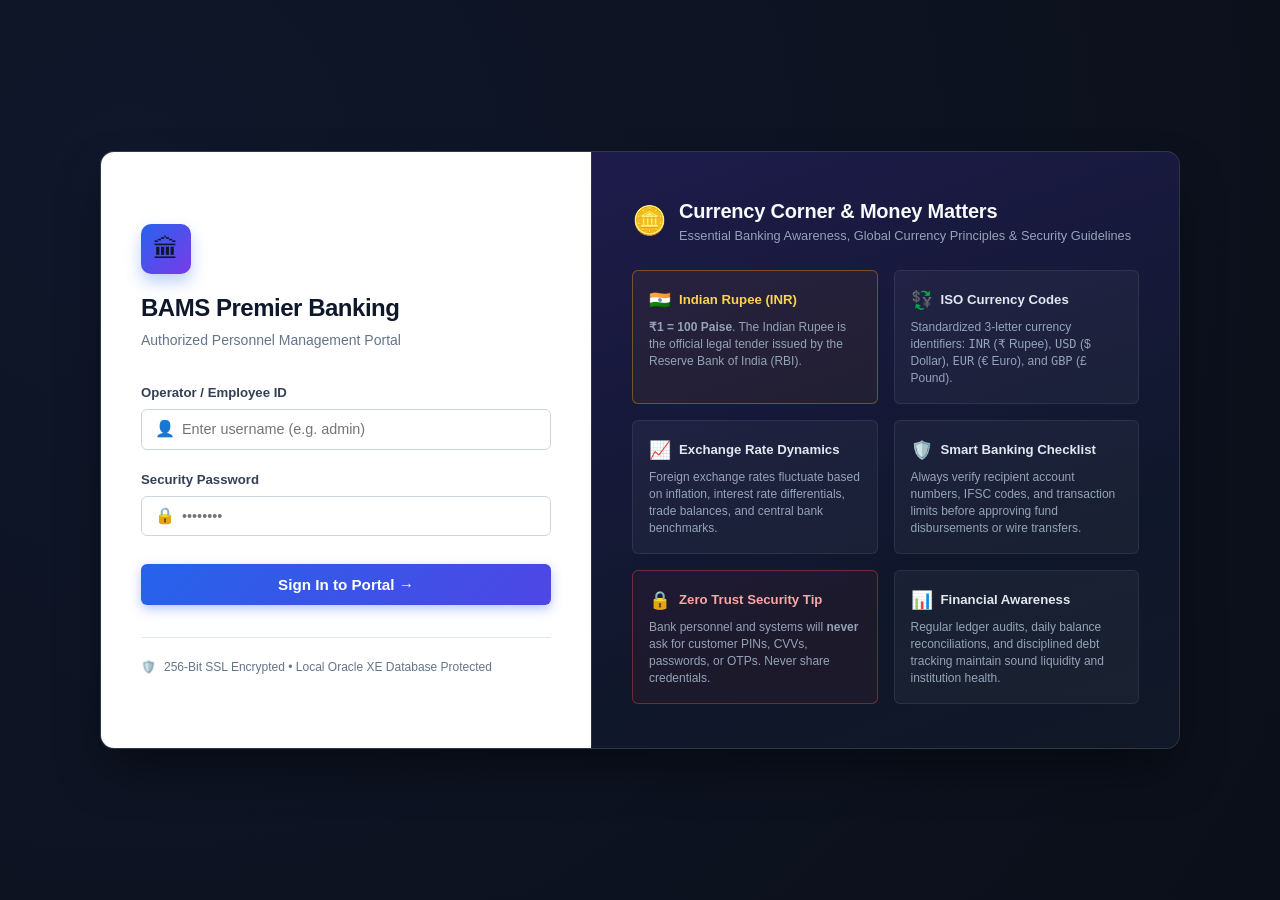
<file: frontend/login.html>
<!DOCTYPE html>
<html lang="en">
<head>
    <meta charset="UTF-8">
    <meta name="viewport" content="width=device-width, initial-scale=1.0">
    <title>Bank Account Management System - Secure Portal Sign In</title>
    <link rel="stylesheet" href="css/main.css">
    <link rel="stylesheet" href="css/components.css">
    <link rel="stylesheet" href="css/pages.css">
</head>
<body class="login-body">
    <div class="login-wrapper">
        <!-- Left Panel: Authentication Form -->
        <div class="login-form-panel">
            <div class="login-brand-header">
                <div class="login-brand-emblem">🏛</div>
                <h2>BAMS Premier Banking</h2>
                <p>Authorized Personnel Management Portal</p>
            </div>

            <!-- Server & Session Message Alerts -->
            <div id="login-error" class="error-message" style="display: none;"></div>
            <div id="login-success" class="success-message" style="display: none;"></div>

            <!-- Login Form (Spring Security Form Login) -->
            <form id="login-form" action="/login" method="POST">
                <input type="hidden" name="_csrf" value="{{CSRF_TOKEN}}">
                
                <div class="login-form-group">
                    <label for="username">Operator / Employee ID</label>
                    <div class="login-input-wrap">
                        <span class="input-icon">👤</span>
                        <input type="text" id="username" name="username" required autocomplete="username" 
                            placeholder="Enter username (e.g. admin)">
                    </div>
                </div>

                <div class="login-form-group">
                    <label for="password">Security Password</label>
                    <div class="login-input-wrap">
                        <span class="input-icon">🔒</span>
                        <input type="password" id="password" name="password" required autocomplete="current-password" 
                            placeholder="••••••••">
                    </div>
                </div>

                <button type="submit" class="btn-login-submit">
                    Sign In to Portal →
                </button>
            </form>

            <div class="login-security-tag">
                <span>🛡️</span>
                <span>256-Bit SSL Encrypted • Local Oracle XE Database Protected</span>
            </div>
        </div>

        <!-- Right Panel: Currency Corner & Money Matters Awareness -->
        <div class="currency-corner-panel">
            <div class="currency-corner-header">
                <span class="corner-icon">🪙</span>
                <div>
                    <h3>Currency Corner & Money Matters</h3>
                    <p>Essential Banking Awareness, Global Currency Principles & Security Guidelines</p>
                </div>
            </div>

            <div class="currency-cards-grid">
                <!-- Card 1: Indian Rupee -->
                <div class="currency-card highlight">
                    <div class="currency-card-top">
                        <span class="badge-emblem">🇮🇳</span>
                        <h4>Indian Rupee (INR)</h4>
                    </div>
                    <p><strong>&#8377;1 = 100 Paise</strong>. The Indian Rupee is the official legal tender issued by the Reserve Bank of India (RBI).</p>
                </div>

                <!-- Card 2: Currency Codes -->
                <div class="currency-card">
                    <div class="currency-card-top">
                        <span class="badge-emblem">💱</span>
                        <h4>ISO Currency Codes</h4>
                    </div>
                    <p>Standardized 3-letter currency identifiers: <code>INR</code> (₹ Rupee), <code>USD</code> ($ Dollar), <code>EUR</code> (€ Euro), and <code>GBP</code> (£ Pound).</p>
                </div>

                <!-- Card 3: Exchange Rates -->
                <div class="currency-card">
                    <div class="currency-card-top">
                        <span class="badge-emblem">📈</span>
                        <h4>Exchange Rate Dynamics</h4>
                    </div>
                    <p>Foreign exchange rates fluctuate based on inflation, interest rate differentials, trade balances, and central bank benchmarks.</p>
                </div>

                <!-- Card 4: Smart Banking -->
                <div class="currency-card">
                    <div class="currency-card-top">
                        <span class="badge-emblem">🛡️</span>
                        <h4>Smart Banking Checklist</h4>
                    </div>
                    <p>Always verify recipient account numbers, IFSC codes, and transaction limits before approving fund disbursements or wire transfers.</p>
                </div>

                <!-- Card 5: Critical Security Tip -->
                <div class="currency-card security">
                    <div class="currency-card-top">
                        <span class="badge-emblem">🔒</span>
                        <h4>Zero Trust Security Tip</h4>
                    </div>
                    <p>Bank personnel and systems will <strong>never</strong> ask for customer PINs, CVVs, passwords, or OTPs. Never share credentials.</p>
                </div>

                <!-- Card 6: Financial Awareness -->
                <div class="currency-card">
                    <div class="currency-card-top">
                        <span class="badge-emblem">📊</span>
                        <h4>Financial Awareness</h4>
                    </div>
                    <p>Regular ledger audits, daily balance reconciliations, and disciplined debt tracking maintain sound liquidity and institution health.</p>
                </div>
            </div>
        </div>
    </div>

    <script src="js/auth.js"></script>
</body>
</html>
</file>
<file: frontend/css/main.css>
/* css/main.css - Premium Colourful Design System */
:root {
    /* Brand Navy & Indigo */
    --primary: #0F172A;
    --primary-dark: #0B0F19;
    --primary-light: #1E293B;
    --primary-surface: #F8FAFC;
    
    /* Vibrant Royal Blue & Indigo Gradients */
    --accent: #2563EB;
    --accent-hover: #1D4ED8;
    --accent-light: #3B82F6;
    --accent-subtle: #EFF6FF;
    
    /* Rich Purple / Violet Accents */
    --purple: #7C3AED;
    --purple-light: #8B5CF6;
    --purple-subtle: #F5F3FF;
    
    /* Teal & Emerald Accents */
    --success: #10B981;
    --success-hover: #059669;
    --success-subtle: #ECFDF5;
    --teal: #0D9488;
    --teal-light: #14B8A6;
    --teal-subtle: #F0FDFA;
    
    /* Warm Gold & Amber Highlights */
    --warning: #F59E0B;
    --warning-dark: #D97706;
    --warning-subtle: #FFFBEB;
    
    /* Danger & Rose */
    --danger: #EF4444;
    --danger-hover: #DC2626;
    --danger-subtle: #FEF2F2;

    /* Base Surfaces */
    --bg: #F1F5F9;
    --bg-alt: #E2E8F0;
    --card-bg: #FFFFFF;
    --card-border: rgba(226, 232, 240, 0.9);
    
    /* Text Hierarchy */
    --text: #0F172A;
    --text-muted: #64748B;
    --text-light: #94A3B8;
    --border: #E2E8F0;
    
    /* Modern Elevation & Glows */
    --shadow-sm: 0 1px 3px rgba(0, 0, 0, 0.06), 0 1px 2px rgba(0, 0, 0, 0.04);
    --shadow: 0 4px 6px -1px rgba(0, 0, 0, 0.07), 0 2px 4px -2px rgba(0, 0, 0, 0.05);
    --shadow-md: 0 10px 15px -3px rgba(0, 0, 0, 0.08), 0 4px 6px -4px rgba(0, 0, 0, 0.04);
    --shadow-lg: 0 20px 25px -5px rgba(0, 0, 0, 0.1), 0 8px 10px -6px rgba(0, 0, 0, 0.05);
    --shadow-glow-blue: 0 0 20px rgba(37, 99, 235, 0.25);
    --shadow-glow-purple: 0 0 20px rgba(124, 58, 237, 0.25);
    
    --radius-sm: 6px;
    --radius: 10px;
    --radius-lg: 14px;
    --radius-full: 9999px;
}

* {
    box-sizing: border-box;
    margin: 0;
    padding: 0;
}

body {
    font-family: -apple-system, BlinkMacSystemFont, 'Segoe UI', Roboto, 'Helvetica Neue', Arial, sans-serif;
    background-color: var(--bg);
    color: var(--text);
    line-height: 1.5;
    -webkit-font-smoothing: antialiased;
    -moz-osx-font-smoothing: grayscale;
}

html {
    scroll-behavior: smooth;
}

a {
    color: var(--accent);
    text-decoration: none;
    transition: color 0.15s ease;
}

a:hover {
    color: var(--accent-hover);
    text-decoration: none;
}

/* Typography Utilities */
.page-title {
    font-size: 1.5rem;
    font-weight: 700;
    color: var(--primary);
    letter-spacing: -0.02em;
}

.text-center { text-align: center; }
.text-right { text-align: right; }
.text-success { color: var(--success) !important; }
.text-danger { color: var(--danger) !important; }
.text-warning { color: var(--warning-dark) !important; }
.text-accent { color: var(--accent) !important; }
.text-purple { color: var(--purple) !important; }
.text-muted { color: var(--text-muted); }
.text-light { color: var(--text-light); }
.text-xs { font-size: 0.75rem; }
.text-sm { font-size: 0.875rem; }
.font-medium { font-weight: 500; }
.font-semibold { font-weight: 600; }
.font-bold { font-weight: 700; }
.font-mono { font-family: ui-monospace, SFMono-Regular, Menlo, Monaco, Consolas, monospace; }

/* Spacing Utilities */
.mt-1 { margin-top: 0.5rem; }
.mt-2 { margin-top: 1rem; }
.mt-3 { margin-top: 1.5rem; }
.mb-1 { margin-bottom: 0.5rem; }
.mb-2 { margin-bottom: 1rem; }
.mb-3 { margin-bottom: 1.5rem; }
.pl-4 { padding-left: 1rem; }

/* Flex & Layout Utilities */
.d-flex { display: flex; }
.flex-column { display: flex; flex-direction: column; }
.justify-between { justify-content: space-between; }
.align-center { align-items: center; }
.gap-1 { gap: 0.5rem; }
.gap-2 { gap: 1rem; }
.hidden { display: none !important; }
.text-truncate {
    overflow: hidden;
    text-overflow: ellipsis;
    white-space: nowrap;
    max-width: 200px;
}
</file>
<file: frontend/css/components.css>
/* css/components.css - Premium Component System */

/* Buttons */
.btn {
    display: inline-flex;
    align-items: center;
    justify-content: center;
    gap: 0.4rem;
    padding: 0.55rem 1.15rem;
    border-radius: var(--radius-sm);
    font-weight: 600;
    cursor: pointer;
    border: 1px solid transparent;
    transition: all 0.2s cubic-bezier(0.4, 0, 0.2, 1);
    font-size: 0.875rem;
    line-height: 1.25;
}

.btn:active {
    transform: scale(0.98);
}

.btn-primary { 
    background: linear-gradient(135deg, #2563EB 0%, #1D4ED8 100%);
    color: white;
    box-shadow: 0 2px 8px rgba(37, 99, 235, 0.35);
}
.btn-primary:hover { 
    background: linear-gradient(135deg, #3B82F6 0%, #2563EB 100%);
    box-shadow: 0 4px 12px rgba(37, 99, 235, 0.45);
    color: white;
}

.btn-success { 
    background: linear-gradient(135deg, #10B981 0%, #059669 100%);
    color: white;
    box-shadow: 0 2px 8px rgba(16, 185, 129, 0.3);
}
.btn-success:hover { 
    background: linear-gradient(135deg, #34D399 0%, #10B981 100%);
    color: white;
}

.btn-danger { 
    background: linear-gradient(135deg, #EF4444 0%, #DC2626 100%);
    color: white;
    box-shadow: 0 2px 8px rgba(239, 68, 68, 0.3);
}
.btn-danger:hover { 
    background: linear-gradient(135deg, #F87171 0%, #EF4444 100%);
    color: white;
}

.btn-outline { 
    background: #FFFFFF;
    border-color: var(--border);
    color: var(--text);
    box-shadow: var(--shadow-sm);
}
.btn-outline:hover { 
    background: var(--bg);
    border-color: #CBD5E1;
    color: var(--primary);
}

.btn-sm { 
    padding: 0.35rem 0.75rem;
    font-size: 0.785rem;
}

.btn-full { width: 100%; }

/* Cards & Surfaces */
.card {
    background-color: var(--card-bg);
    border-radius: var(--radius);
    border: 1px solid var(--card-border);
    box-shadow: var(--shadow);
    padding: 1.5rem;
    margin-bottom: 1.5rem;
    position: relative;
    transition: box-shadow 0.2s ease;
}

.card-premium {
    box-shadow: var(--shadow-md);
    background: #FFFFFF;
}

/* Stat Cards & Gradient Variants */
.dashboard-stats-grid {
    display: grid;
    grid-template-columns: repeat(auto-fit, minmax(230px, 1fr));
    gap: 1.25rem;
    margin-bottom: 1.5rem;
}

.stat-card {
    background: #FFFFFF;
    border-radius: var(--radius);
    padding: 1.25rem;
    border: 1px solid var(--border);
    box-shadow: var(--shadow-sm);
    display: flex;
    align-items: flex-start;
    gap: 1rem;
    position: relative;
    overflow: hidden;
    transition: transform 0.2s ease, box-shadow 0.2s ease;
}

.stat-card:hover {
    transform: translateY(-2px);
    box-shadow: var(--shadow-md);
}

.stat-card-icon {
    width: 46px;
    height: 46px;
    border-radius: var(--radius-sm);
    display: flex;
    align-items: center;
    justify-content: center;
    font-size: 1.4rem;
    flex-shrink: 0;
}

.stat-card.gradient-blue .stat-card-icon {
    background: linear-gradient(135deg, #DBEAFE 0%, #BFDBFE 100%);
    color: #1D4ED8;
}
.stat-card.gradient-purple .stat-card-icon {
    background: linear-gradient(135deg, #F3E8FF 0%, #E9D5FF 100%);
    color: #7E22CE;
}
.stat-card.gradient-teal .stat-card-icon {
    background: linear-gradient(135deg, #CCFBF1 0%, #99F6E4 100%);
    color: #0F766E;
}
.stat-card.gradient-gold .stat-card-icon {
    background: linear-gradient(135deg, #FEF3C7 0%, #FDE68A 100%);
    color: #B45309;
}

.stat-card-title {
    font-size: 0.8rem;
    font-weight: 600;
    color: var(--text-muted);
    text-transform: uppercase;
    letter-spacing: 0.04em;
}

.stat-card-value {
    font-size: 1.85rem;
    font-weight: 800;
    color: var(--primary);
    line-height: 1.2;
    margin-top: 0.2rem;
    font-feature-settings: "tnum";
}

.stat-card-sub {
    font-size: 0.75rem;
    color: var(--text-light);
    margin-top: 0.25rem;
}

/* Financial Liquidity Grid */
.financial-summary-grid {
    display: grid;
    grid-template-columns: repeat(auto-fit, minmax(280px, 1fr));
    gap: 1.25rem;
}

.finance-card {
    background: #FFFFFF;
    border-radius: var(--radius);
    padding: 1.35rem;
    border: 1px solid var(--border);
    box-shadow: var(--shadow-sm);
    position: relative;
}

.finance-header {
    display: flex;
    justify-content: space-between;
    align-items: center;
    margin-bottom: 0.75rem;
}

.finance-badge {
    font-size: 0.75rem;
    font-weight: 700;
    text-transform: uppercase;
    padding: 0.2rem 0.6rem;
    border-radius: var(--radius-full);
}

.finance-badge.in {
    background: var(--success-subtle);
    color: var(--success-hover);
}

.finance-badge.out {
    background: var(--danger-subtle);
    color: var(--danger-hover);
}

.finance-badge.loan {
    background: var(--purple-subtle);
    color: var(--purple);
}

.finance-symbol {
    font-size: 1.25rem;
}

.finance-amount {
    font-size: 1.75rem;
    font-weight: 800;
    color: var(--primary);
    font-family: ui-monospace, SFMono-Regular, Menlo, monospace;
}

.finance-footer {
    font-size: 0.75rem;
    color: var(--text-muted);
    margin-top: 0.35rem;
}

/* Modern Tables */
.table-responsive {
    overflow-x: auto;
    width: 100%;
}

.table-modern {
    width: 100%;
    border-collapse: separate;
    border-spacing: 0;
    text-align: left;
    font-size: 0.875rem;
}

.table-modern th {
    background: var(--bg);
    color: #475569;
    font-weight: 700;
    font-size: 0.75rem;
    text-transform: uppercase;
    letter-spacing: 0.05em;
    padding: 0.85rem 1rem;
    border-bottom: 2px solid var(--border);
    position: sticky;
    top: 0;
    z-index: 10;
}

.table-modern td {
    padding: 0.85rem 1rem;
    border-bottom: 1px solid #F1F5F9;
    color: var(--text);
    vertical-align: middle;
}

.table-modern tbody tr {
    transition: background-color 0.15s ease;
}

.table-modern tbody tr:hover {
    background-color: #F8FAFC;
}

/* Badges & Status Pills */
.badge {
    display: inline-flex;
    align-items: center;
    padding: 0.25rem 0.65rem;
    border-radius: var(--radius-full);
    font-size: 0.72rem;
    font-weight: 700;
    letter-spacing: 0.03em;
    text-transform: uppercase;
    line-height: 1;
}

.badge-success { background: #DCFCE7; color: #166534; }
.badge-warning { background: #FEF3C7; color: #92400E; }
.badge-danger { background: #FEE2E2; color: #991B1B; }
.badge-purple { background: #F3E8FF; color: #6B21A8; }
.badge-accent { background: #DBEAFE; color: #1E40AF; }
.badge-neutral { background: #F1F5F9; color: #475569; }
.badge-channel { background: #F1F5F9; color: #334155; font-size: 0.68rem; font-weight: 600; }

/* User Cell */
.user-cell {
    display: flex;
    align-items: center;
    gap: 0.65rem;
}

.user-avatar-sm {
    width: 30px;
    height: 30px;
    border-radius: 50%;
    background: linear-gradient(135deg, #2563EB 0%, #7C3AED 100%);
    color: white;
    font-size: 0.8rem;
    font-weight: 700;
    display: flex;
    align-items: center;
    justify-content: center;
    flex-shrink: 0;
}

/* Form Controls */
.form-group {
    margin-bottom: 1rem;
}

.form-group label {
    display: block;
    margin-bottom: 0.35rem;
    font-weight: 600;
    font-size: 0.825rem;
    color: #334155;
}

.required {
    color: var(--danger);
}

.form-control, input[type="text"], input[type="email"], input[type="tel"], 
input[type="number"], input[type="password"], input[type="date"], select, textarea {
    width: 100%;
    padding: 0.55rem 0.85rem;
    border: 1px solid #CBD5E1;
    border-radius: var(--radius-sm);
    font-family: inherit;
    font-size: 0.875rem;
    background-color: #FFFFFF;
    color: var(--text);
    transition: all 0.15s ease;
}

.form-control:focus, input:focus, select:focus, textarea:focus {
    outline: none;
    border-color: var(--accent);
    box-shadow: 0 0 0 3px rgba(37, 99, 235, 0.15);
}

.field-hint {
    display: block;
    font-size: 0.72rem;
    color: var(--text-light);
    margin-top: 0.25rem;
}

/* Modals */
.modal-overlay {
    position: fixed;
    top: 0;
    left: 0;
    right: 0;
    bottom: 0;
    background-color: rgba(15, 23, 42, 0.6);
    backdrop-filter: blur(6px);
    -webkit-backdrop-filter: blur(6px);
    display: flex;
    align-items: center;
    justify-content: center;
    z-index: 1000;
    padding: 1.5rem;
}

.modal {
    background: #FFFFFF;
    border-radius: var(--radius-lg);
    box-shadow: var(--shadow-lg);
    width: 100%;
    max-width: 600px;
    max-height: 90vh;
    display: flex;
    flex-direction: column;
    overflow: hidden;
    border: 1px solid var(--border);
    animation: modalSlide 0.2s cubic-bezier(0.4, 0, 0.2, 1);
}

@keyframes modalSlide {
    from { opacity: 0; transform: translateY(12px) scale(0.98); }
    to { opacity: 1; transform: translateY(0) scale(1); }
}

.modal-header {
    padding: 1.25rem 1.5rem;
    border-bottom: 1px solid var(--border);
    display: flex;
    justify-content: space-between;
    align-items: center;
    background: #F8FAFC;
}

.modal-header h3 {
    font-size: 1.1rem;
    font-weight: 700;
    color: var(--primary);
}

.modal-close {
    background: transparent;
    border: none;
    font-size: 1.25rem;
    cursor: pointer;
    color: var(--text-muted);
    border-radius: var(--radius-sm);
    padding: 0.2rem 0.4rem;
}
.modal-close:hover {
    color: var(--danger);
    background: var(--danger-subtle);
}

.modal-body {
    padding: 1.5rem;
    overflow-y: auto;
    flex: 1;
}

.modal-footer {
    padding: 1rem 1.5rem;
    border-top: 1px solid var(--border);
    display: flex;
    justify-content: flex-end;
    gap: 0.75rem;
    background: #F8FAFC;
}

.modal-form-grid {
    display: grid;
    grid-template-columns: 1fr 1fr;
    gap: 1rem;
}
@media (max-width: 600px) {
    .modal-form-grid { grid-template-columns: 1fr; }
}
.full-width { grid-column: 1 / -1; }

/* Alerts & Toasts */
.alert {
    padding: 0.85rem 1rem;
    border-radius: var(--radius-sm);
    font-size: 0.85rem;
    line-height: 1.4;
}
.alert-warning { background: var(--warning-subtle); color: #92400E; border: 1px solid #FDE68A; }
.alert-danger { background: var(--danger-subtle); color: #991B1B; border: 1px solid #FECACA; }
.alert-success { background: var(--success-subtle); color: #065F46; border: 1px solid #A7F3D0; }

.toast-container {
    position: fixed;
    bottom: 1.5rem;
    right: 1.5rem;
    z-index: 9999;
    display: flex;
    flex-direction: column;
    gap: 0.5rem;
}

.toast {
    min-width: 280px;
    padding: 0.85rem 1.15rem;
    border-radius: var(--radius-sm);
    color: white;
    font-size: 0.85rem;
    font-weight: 500;
    box-shadow: var(--shadow-lg);
    animation: toastPop 0.2s cubic-bezier(0.4, 0, 0.2, 1);
}
@keyframes toastPop {
    from { opacity: 0; transform: translateY(10px); }
    to { opacity: 1; transform: translateY(0); }
}

.toast-success { background: #059669; }
.toast-error { background: #DC2626; }
.toast-warning { background: #D97706; }
.toast-info { background: #2563EB; }

/* Empty & Loading States */
.empty-state {
    text-align: center;
    padding: 3.5rem 1.5rem;
    color: var(--text-muted);
}
.empty-icon {
    font-size: 2.75rem;
    display: block;
    margin-bottom: 0.75rem;
    opacity: 0.7;
}

.loading-state {
    text-align: center;
    padding: 3rem 1.5rem;
}

.spinner {
    border: 3px solid rgba(37, 99, 235, 0.15);
    border-top: 3px solid var(--accent);
    border-radius: 50%;
    width: 32px;
    height: 32px;
    animation: spin 0.8s linear infinite;
    margin: 0 auto;
}
@keyframes spin {
    0% { transform: rotate(0deg); }
    100% { transform: rotate(360deg); }
}
</file>
<file: frontend/css/pages.css>
/* css/pages.css - Dedicated Page Styles & Login Currency Corner */

/* ==========================================================================
   1. LOGIN PAGE & CURRENCY CORNER TWO-PANEL SYSTEM
   ========================================================================== */
.login-body {
    min-height: 100vh;
    display: flex;
    align-items: center;
    justify-content: center;
    background: radial-gradient(circle at 10% 20%, #0F172A 0%, #0B0F19 100%);
    padding: 1.5rem;
    font-family: -apple-system, BlinkMacSystemFont, 'Segoe UI', Roboto, sans-serif;
    color: #F8FAFC;
}

.login-wrapper {
    width: 100%;
    max-width: 1080px;
    background: rgba(30, 41, 59, 0.7);
    backdrop-filter: blur(16px);
    -webkit-backdrop-filter: blur(16px);
    border: 1px solid rgba(255, 255, 255, 0.1);
    border-radius: var(--radius-lg);
    box-shadow: 0 25px 50px -12px rgba(0, 0, 0, 0.5);
    display: grid;
    grid-template-columns: 1fr 1.2fr;
    overflow: hidden;
}

/* Left Login Form Panel */
.login-form-panel {
    padding: 3rem 2.5rem;
    display: flex;
    flex-direction: column;
    justify-content: center;
    background: #FFFFFF;
    color: var(--text);
}

.login-brand-header {
    margin-bottom: 2rem;
}

.login-brand-emblem {
    display: inline-flex;
    align-items: center;
    justify-content: center;
    width: 50px;
    height: 50px;
    border-radius: var(--radius);
    background: linear-gradient(135deg, #2563EB 0%, #7C3AED 100%);
    font-size: 1.6rem;
    margin-bottom: 1rem;
    box-shadow: 0 8px 16px rgba(37, 99, 235, 0.3);
}

.login-brand-header h2 {
    font-size: 1.5rem;
    font-weight: 800;
    color: var(--primary);
    letter-spacing: -0.02em;
}

.login-brand-header p {
    font-size: 0.875rem;
    color: var(--text-muted);
    margin-top: 0.25rem;
}

.login-form-group {
    margin-bottom: 1.25rem;
}

.login-form-group label {
    display: block;
    font-size: 0.825rem;
    font-weight: 600;
    color: #334155;
    margin-bottom: 0.4rem;
}

.login-input-wrap {
    position: relative;
    display: flex;
    align-items: center;
}

.login-input-wrap .input-icon {
    position: absolute;
    left: 0.85rem;
    color: #94A3B8;
    font-size: 1rem;
    pointer-events: none;
}

.login-input-wrap input {
    width: 100%;
    padding: 0.7rem 0.85rem 0.7rem 2.5rem;
    border: 1px solid #CBD5E1;
    border-radius: var(--radius-sm);
    font-size: 0.9rem;
    transition: all 0.2s;
}

.login-input-wrap input:focus {
    outline: none;
    border-color: var(--accent);
    box-shadow: 0 0 0 3px rgba(37, 99, 235, 0.2);
}

.btn-login-submit {
    width: 100%;
    padding: 0.75rem 1rem;
    background: linear-gradient(135deg, #2563EB 0%, #4F46E5 100%);
    color: white;
    font-weight: 600;
    font-size: 0.95rem;
    border: none;
    border-radius: var(--radius-sm);
    cursor: pointer;
    margin-top: 0.5rem;
    transition: all 0.2s;
    box-shadow: 0 4px 12px rgba(37, 99, 235, 0.35);
}

.btn-login-submit:hover {
    background: linear-gradient(135deg, #3B82F6 0%, #6366F1 100%);
    box-shadow: 0 6px 16px rgba(37, 99, 235, 0.45);
}

.login-security-tag {
    margin-top: 2rem;
    padding-top: 1.25rem;
    border-top: 1px solid #E2E8F0;
    display: flex;
    align-items: center;
    gap: 0.5rem;
    font-size: 0.75rem;
    color: #64748B;
}

/* Right Currency Corner Panel */
.currency-corner-panel {
    padding: 2.75rem 2.5rem;
    background: linear-gradient(160deg, #1E1B4B 0%, #0F172A 70%, #111827 100%);
    border-left: 1px solid rgba(255, 255, 255, 0.1);
    display: flex;
    flex-direction: column;
    justify-content: center;
}

.currency-corner-header {
    display: flex;
    align-items: center;
    gap: 0.75rem;
    margin-bottom: 1.5rem;
}

.currency-corner-header .corner-icon {
    font-size: 1.75rem;
}

.currency-corner-header h3 {
    font-size: 1.25rem;
    font-weight: 700;
    color: #F8FAFC;
    letter-spacing: -0.01em;
}

.currency-corner-header p {
    font-size: 0.8rem;
    color: #94A3B8;
}

.currency-cards-grid {
    display: grid;
    grid-template-columns: 1fr 1fr;
    gap: 1rem;
}

.currency-card {
    background: rgba(255, 255, 255, 0.04);
    border: 1px solid rgba(255, 255, 255, 0.08);
    border-radius: var(--radius-sm);
    padding: 1rem;
    transition: transform 0.2s, background-color 0.2s;
}

.currency-card:hover {
    background: rgba(255, 255, 255, 0.08);
    transform: translateY(-2px);
    border-color: rgba(255, 255, 255, 0.18);
}

.currency-card-top {
    display: flex;
    align-items: center;
    gap: 0.5rem;
    margin-bottom: 0.4rem;
}

.currency-card-top .badge-emblem {
    font-size: 1.1rem;
}

.currency-card-top h4 {
    font-size: 0.825rem;
    font-weight: 700;
    color: #E2E8F0;
}

.currency-card p {
    font-size: 0.75rem;
    color: #94A3B8;
    line-height: 1.4;
}

.currency-card.highlight {
    border-color: rgba(245, 158, 11, 0.4);
    background: rgba(245, 158, 11, 0.06);
}
.currency-card.highlight h4 {
    color: #FCD34D;
}

.currency-card.security {
    border-color: rgba(239, 68, 68, 0.4);
    background: rgba(239, 68, 68, 0.06);
}
.currency-card.security h4 {
    color: #FCA5A5;
}

@media (max-width: 900px) {
    .login-wrapper {
        grid-template-columns: 1fr;
    }
    .currency-corner-panel {
        border-left: none;
        border-top: 1px solid rgba(255, 255, 255, 0.1);
        padding: 2rem 1.5rem;
    }
    .currency-cards-grid {
        grid-template-columns: 1fr;
    }
    .login-form-panel {
        padding: 2rem 1.5rem;
    }
}

/* ==========================================================================
   2. DASHBOARD EXTENSIONS & QUICK ACTIONS
   ========================================================================== */
.dashboard-header {
    display: flex;
    justify-content: space-between;
    align-items: flex-end;
}

.dashboard-grid {
    display: grid;
    grid-template-columns: 2.2fr 1fr;
    gap: 1.5rem;
}

@media (max-width: 1024px) {
    .dashboard-grid {
        grid-template-columns: 1fr;
    }
}

.card-header-flex {
    display: flex;
    justify-content: space-between;
    align-items: center;
}

.card-heading {
    font-size: 1.1rem;
    font-weight: 700;
    color: var(--primary);
}

.quick-action-list {
    display: flex;
    flex-direction: column;
    gap: 0.65rem;
}

.quick-action-btn {
    display: flex;
    align-items: center;
    padding: 0.75rem 1rem;
    border-radius: var(--radius-sm);
    background: #F8FAFC;
    border: 1px solid var(--border);
    color: var(--text);
    text-decoration: none;
    transition: all 0.15s ease;
}

.quick-action-btn:hover {
    background: #FFFFFF;
    border-color: var(--accent);
    transform: translateX(4px);
    box-shadow: var(--shadow-sm);
    text-decoration: none;
}

.quick-action-btn.highlight {
    background: linear-gradient(135deg, rgba(37, 99, 235, 0.08) 0%, rgba(124, 58, 237, 0.05) 100%);
    border-color: rgba(37, 99, 235, 0.3);
}

.quick-action-btn .qa-icon {
    font-size: 1.35rem;
    margin-right: 0.85rem;
}

.quick-action-btn .qa-details {
    flex: 1;
}

.quick-action-btn .qa-title {
    display: block;
    font-size: 0.875rem;
    font-weight: 600;
    color: var(--primary);
}

.quick-action-btn .qa-desc {
    display: block;
    font-size: 0.72rem;
    color: var(--text-muted);
}

.quick-action-btn .qa-arrow {
    color: #94A3B8;
    font-weight: 600;
}

/* ==========================================================================
   3. ENTITY PAGES & FILTER BAR
   ========================================================================== */
.page-header {
    display: flex;
    justify-content: space-between;
    align-items: center;
    flex-wrap: wrap;
    gap: 1rem;
}

.action-buttons-group {
    display: flex;
    align-items: center;
    gap: 0.65rem;
}

.filter-bar {
    padding: 1rem 1.25rem;
    background: #FFFFFF;
    border-radius: var(--radius);
    border: 1px solid var(--card-border);
}

.filter-grid {
    display: flex;
    align-items: center;
    gap: 1rem;
    flex-wrap: wrap;
}

.search-box {
    position: relative;
    flex: 1;
    min-width: 260px;
}

.search-box.sm {
    min-width: 220px;
}

.search-box .search-icon {
    position: absolute;
    left: 0.85rem;
    top: 50%;
    transform: translateY(-50%);
    font-size: 0.95rem;
    color: #94A3B8;
    pointer-events: none;
}

.search-box .search-input {
    width: 100%;
    padding: 0.5rem 0.85rem 0.5rem 2.35rem;
    border: 1px solid #CBD5E1;
    border-radius: var(--radius-sm);
    font-size: 0.85rem;
    transition: all 0.15s ease;
}

.search-box .search-input:focus {
    outline: none;
    border-color: var(--accent);
    box-shadow: 0 0 0 3px rgba(37, 99, 235, 0.15);
}

.filter-select-group {
    display: flex;
    align-items: center;
    gap: 0.5rem;
}

.filter-label {
    font-size: 0.8rem;
    font-weight: 600;
    color: var(--text-muted);
}

.select-control {
    padding: 0.5rem 0.75rem;
    border: 1px solid #CBD5E1;
    border-radius: var(--radius-sm);
    font-size: 0.85rem;
    background: #FFFFFF;
}

.action-btn-group {
    display: flex;
    align-items: center;
    gap: 0.35rem;
}

/* Tabs Header */
.tabs-header {
    display: flex;
    gap: 0.5rem;
    border-bottom: 1px solid var(--border);
    padding-bottom: 0.75rem;
    margin-bottom: 1.25rem;
}

.tab-btn {
    padding: 0.5rem 1rem;
    border-radius: var(--radius-sm);
    border: 1px solid transparent;
    background: transparent;
    font-size: 0.85rem;
    font-weight: 600;
    color: var(--text-muted);
    cursor: pointer;
    transition: all 0.15s ease;
    display: inline-flex;
    align-items: center;
    gap: 0.4rem;
}

.tab-btn:hover {
    color: var(--primary);
    background: var(--bg);
}

.tab-btn.active {
    background: var(--accent-subtle);
    color: var(--accent);
    border-color: rgba(37, 99, 235, 0.2);
}

/* Account Details Modal Specifics */
.account-details-modal .detail-card-header {
    display: flex;
    justify-content: space-between;
    align-items: center;
    padding: 1rem 1.25rem;
    background: #F8FAFC;
    border-radius: var(--radius-sm);
    border: 1px solid var(--border);
}

.detail-grid {
    display: grid;
    grid-template-columns: 1fr 1fr;
    gap: 0.75rem;
    font-size: 0.85rem;
    margin-top: 1rem;
}

.detail-item .label {
    color: var(--text-muted);
    display: inline-block;
    width: 130px;
}

.code-preview {
    display: block;
    padding: 0.5rem;
    background: #F1F5F9;
    border-radius: var(--radius-sm);
    font-size: 0.75rem;
    color: #0F172A;
    word-break: break-all;
}

/* ==========================================================================
   4. CLICKABLE DASHBOARD CARDS & ENHANCEMENTS
   ========================================================================== */
.stat-card-clickable,
.finance-card-clickable {
    cursor: pointer;
    user-select: none;
    transition: transform 0.2s cubic-bezier(0.4, 0, 0.2, 1), box-shadow 0.2s cubic-bezier(0.4, 0, 0.2, 1), border-color 0.2s ease;
}

.stat-card-clickable:hover {
    transform: translateY(-4px);
    box-shadow: 0 10px 25px -5px rgba(30, 41, 59, 0.15), 0 8px 10px -6px rgba(30, 41, 59, 0.1);
    border-color: var(--accent);
}

.stat-card-clickable:focus-visible,
.finance-card-clickable:focus-visible {
    outline: 2px solid var(--accent);
    outline-offset: 2px;
}

.stat-card-arrow {
    position: absolute;
    right: 1rem;
    top: 1rem;
    font-size: 1.1rem;
    color: var(--text-light);
    opacity: 0;
    transition: opacity 0.2s ease, transform 0.2s ease;
}

.stat-card-clickable:hover .stat-card-arrow {
    opacity: 1;
    transform: translateX(3px);
    color: var(--accent);
}

.finance-card-clickable:hover {
    transform: translateY(-4px);
    box-shadow: 0 10px 25px -5px rgba(30, 41, 59, 0.15), 0 8px 10px -6px rgba(30, 41, 59, 0.1);
    border-color: var(--accent);
}

.finance-card-arrow {
    font-size: 0.75rem;
    font-weight: 600;
    color: var(--accent);
    margin-top: 0.5rem;
    display: inline-block;
    opacity: 0.8;
    transition: opacity 0.2s ease, transform 0.2s ease;
}

.finance-card-clickable:hover .finance-card-arrow {
    opacity: 1;
    transform: translateX(4px);
}

/* ==========================================================================
   5. BANKING CALENDAR MODULE
   ========================================================================== */
.cal-wrapper {
    display: flex;
    flex-direction: column;
    gap: 1.25rem;
}

.cal-header-bar {
    display: flex;
    justify-content: space-between;
    align-items: center;
    flex-wrap: wrap;
    gap: 1rem;
}

.cal-heading {
    font-size: 1.5rem;
    font-weight: 800;
    color: var(--primary);
    margin: 0;
}

.cal-subheading {
    margin: 0.25rem 0 0 0;
    font-size: 0.875rem;
}

.cal-header-actions {
    display: flex;
    align-items: center;
    gap: 0.5rem;
}

.cal-legend {
    display: flex;
    align-items: center;
    gap: 1.25rem;
    flex-wrap: wrap;
    padding: 0.75rem 1rem;
    background: #FFFFFF;
    border: 1px solid var(--border);
    border-radius: var(--radius);
    font-size: 0.8rem;
    font-weight: 600;
    color: var(--text-muted);
}

.cal-legend-item {
    display: flex;
    align-items: center;
    gap: 0.4rem;
}

.cal-dot {
    width: 8px;
    height: 8px;
    border-radius: 50%;
    display: inline-block;
    flex-shrink: 0;
}

.cal-body {
    display: grid;
    grid-template-columns: 1.8fr 1.2fr;
    gap: 1.25rem;
}

@media (max-width: 900px) {
    .cal-body {
        grid-template-columns: 1fr;
    }
}

.cal-panel {
    background: #FFFFFF;
    border: 1px solid var(--border);
    border-radius: var(--radius);
    padding: 1.25rem;
    box-shadow: var(--shadow-sm);
}

.cal-nav {
    display: flex;
    justify-content: space-between;
    align-items: center;
    margin-bottom: 1.25rem;
}

.cal-month-title {
    font-size: 1.15rem;
    font-weight: 700;
    color: var(--primary);
    margin: 0;
}

.cal-day-headers {
    display: grid;
    grid-template-columns: repeat(7, 1fr);
    gap: 4px;
    margin-bottom: 6px;
    text-align: center;
}

.cal-day-header {
    font-size: 0.75rem;
    font-weight: 700;
    color: var(--text-muted);
    text-transform: uppercase;
    letter-spacing: 0.05em;
    padding: 4px 0;
}

.cal-days {
    display: grid;
    grid-template-columns: repeat(7, 1fr);
    gap: 4px;
}

.cal-cell {
    min-height: 58px;
    padding: 6px;
    border-radius: var(--radius-sm);
    border: 1px solid transparent;
    background: #F8FAFC;
    cursor: pointer;
    display: flex;
    flex-direction: column;
    justify-content: space-between;
    transition: all 0.15s ease;
    position: relative;
    user-select: none;
}

.cal-cell:hover {
    background: #EFF6FF;
    border-color: rgba(37, 99, 235, 0.3);
}

.cal-cell-empty {
    background: transparent;
    cursor: default;
    border: none;
}

.cal-cell-empty:hover {
    background: transparent;
    border: none;
}

.cal-day-num {
    font-size: 0.8rem;
    font-weight: 600;
    color: var(--text);
}

.cal-today {
    background: #EEF2FF;
    border-color: #6366F1;
}

.cal-today .cal-day-num {
    color: #4F46E5;
    font-weight: 800;
}

.cal-selected {
    background: #EDE9FE;
    border-color: #7C3AED;
    box-shadow: 0 0 0 2px rgba(124, 58, 237, 0.2);
}

.cal-dots {
    display: flex;
    gap: 3px;
    flex-wrap: wrap;
    margin-top: 2px;
}

.cal-event-count {
    font-size: 0.65rem;
    font-weight: 700;
    color: var(--accent);
    align-self: flex-end;
}

/* Calendar Events Panel */
.cal-events-panel {
    background: #FFFFFF;
    border: 1px solid var(--border);
    border-radius: var(--radius);
    padding: 1.25rem;
    box-shadow: var(--shadow-sm);
    display: flex;
    flex-direction: column;
}

.cal-events-header {
    border-bottom: 1px solid var(--border);
    padding-bottom: 0.75rem;
    margin-bottom: 1rem;
}

.cal-events-header h4 {
    font-size: 0.95rem;
    font-weight: 700;
    color: var(--primary);
    margin: 0;
}

.cal-events-list {
    display: flex;
    flex-direction: column;
    gap: 0.75rem;
    overflow-y: auto;
    max-height: 480px;
}

.cal-event-item {
    display: flex;
    align-items: flex-start;
    gap: 0.75rem;
    padding: 0.75rem;
    border-radius: var(--radius-sm);
    background: #F8FAFC;
    border: 1px solid var(--border);
    transition: background-color 0.15s ease;
}

.cal-event-item:hover {
    background: #F1F5F9;
}

.cal-event-type-dot {
    width: 10px;
    height: 10px;
    border-radius: 50%;
    margin-top: 5px;
    flex-shrink: 0;
}

.cal-event-content {
    flex: 1;
}

.cal-event-title {
    font-size: 0.85rem;
    font-weight: 600;
    color: var(--text);
    display: flex;
    align-items: center;
    gap: 0.4rem;
    flex-wrap: wrap;
    margin-bottom: 0.25rem;
}

.cal-event-detail {
    font-size: 0.775rem;
    line-height: 1.4;
}
</file>
